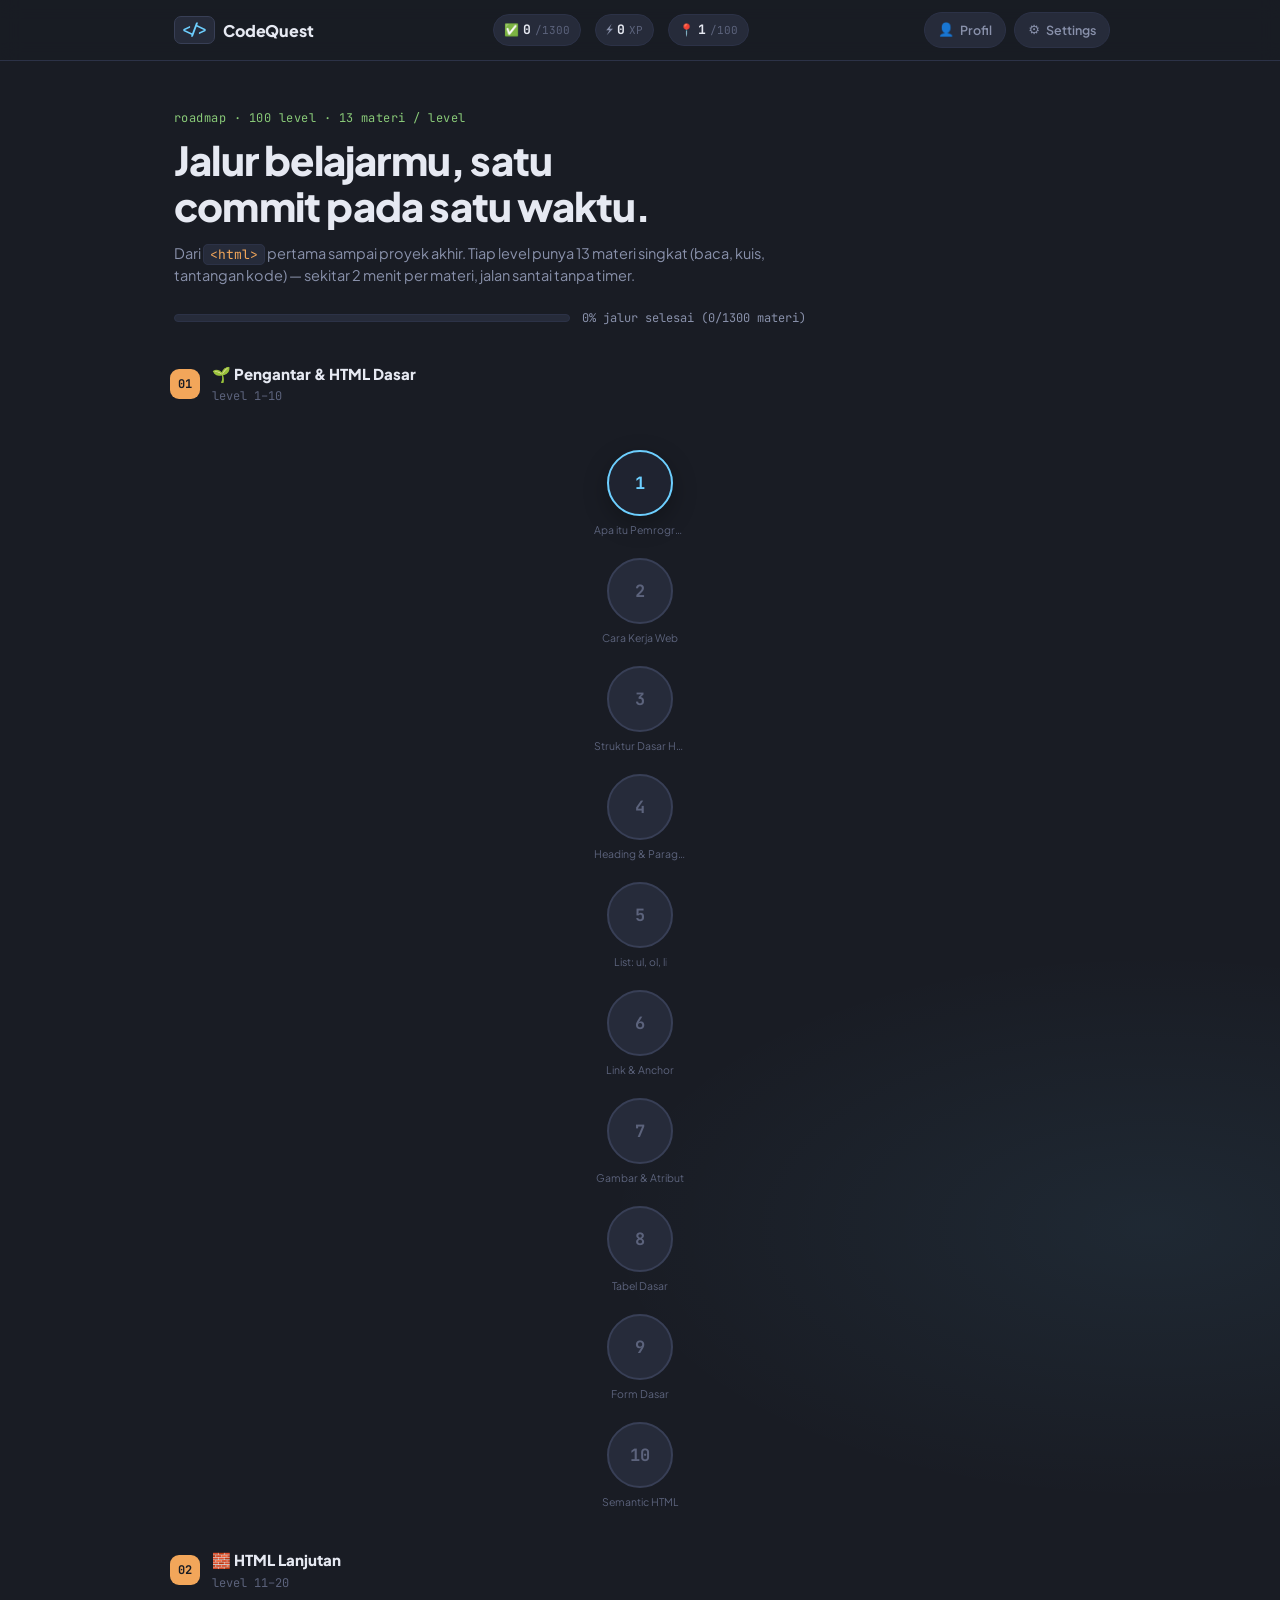
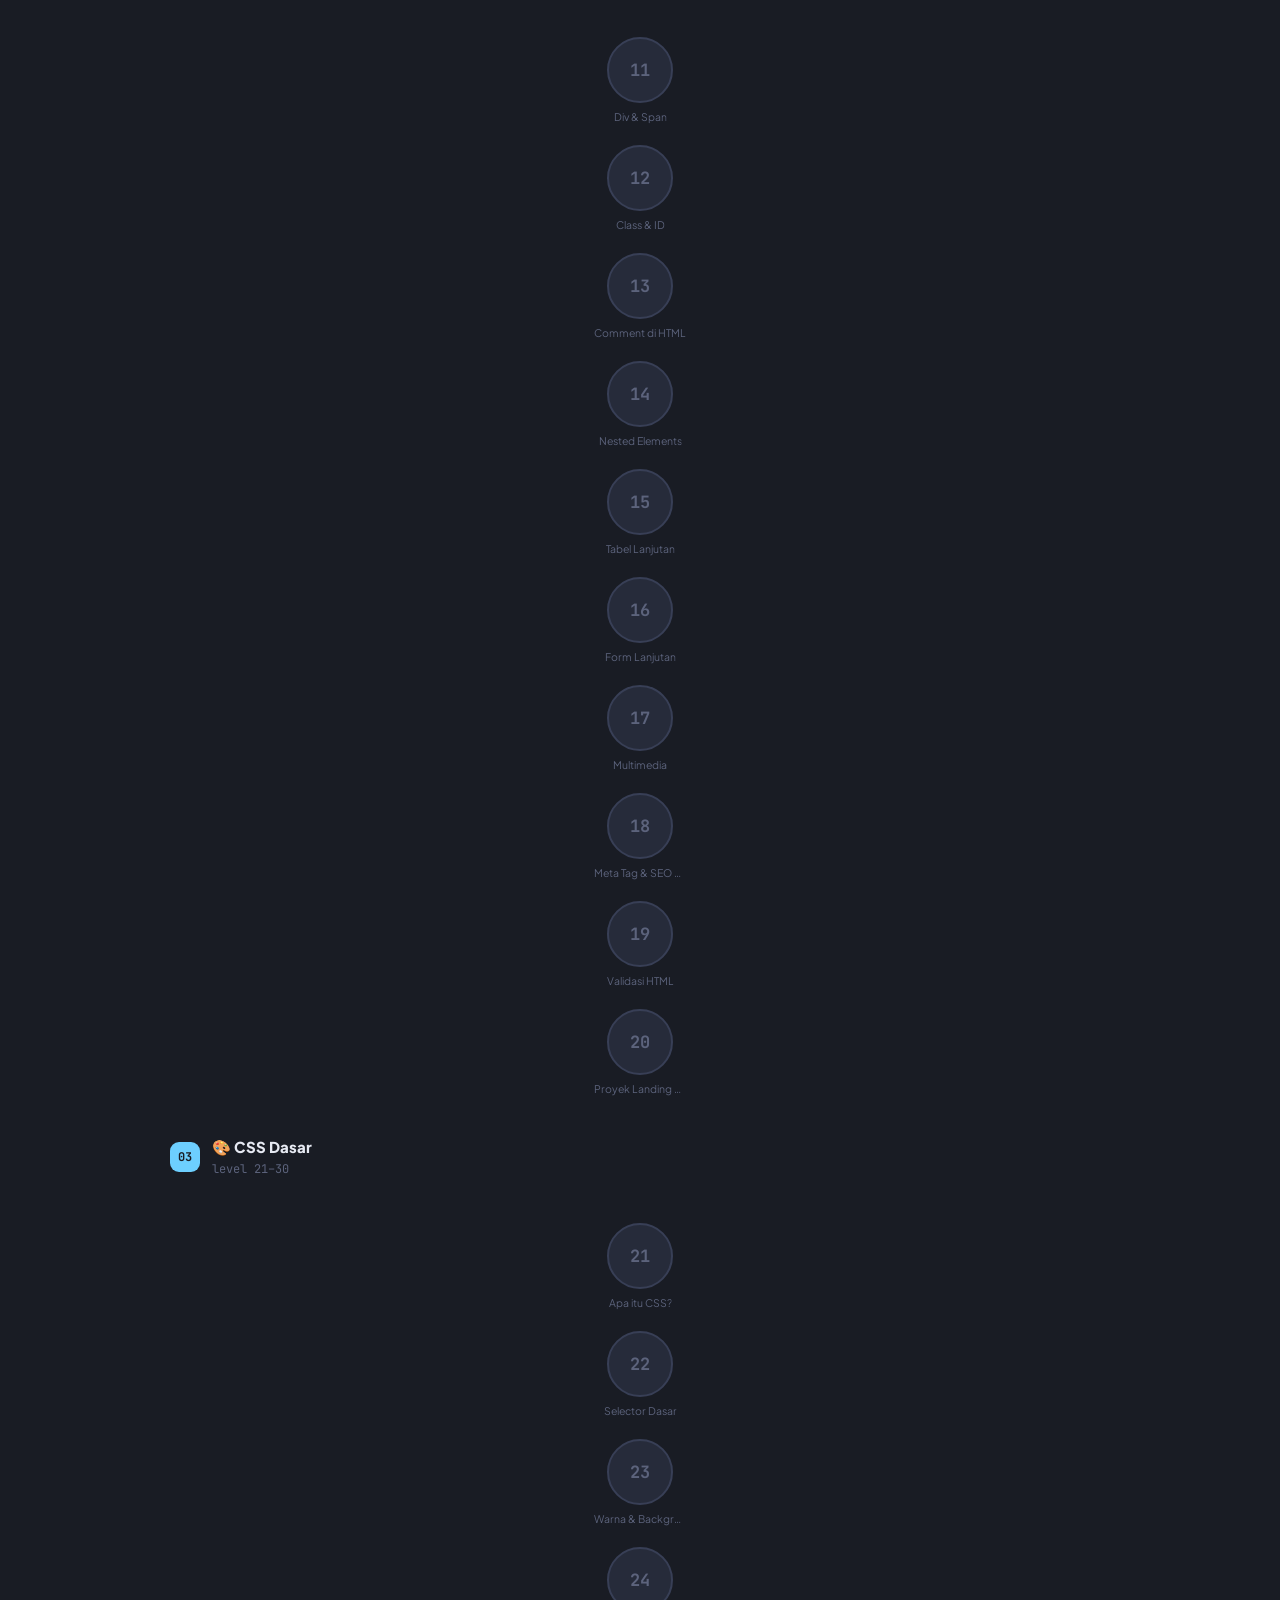
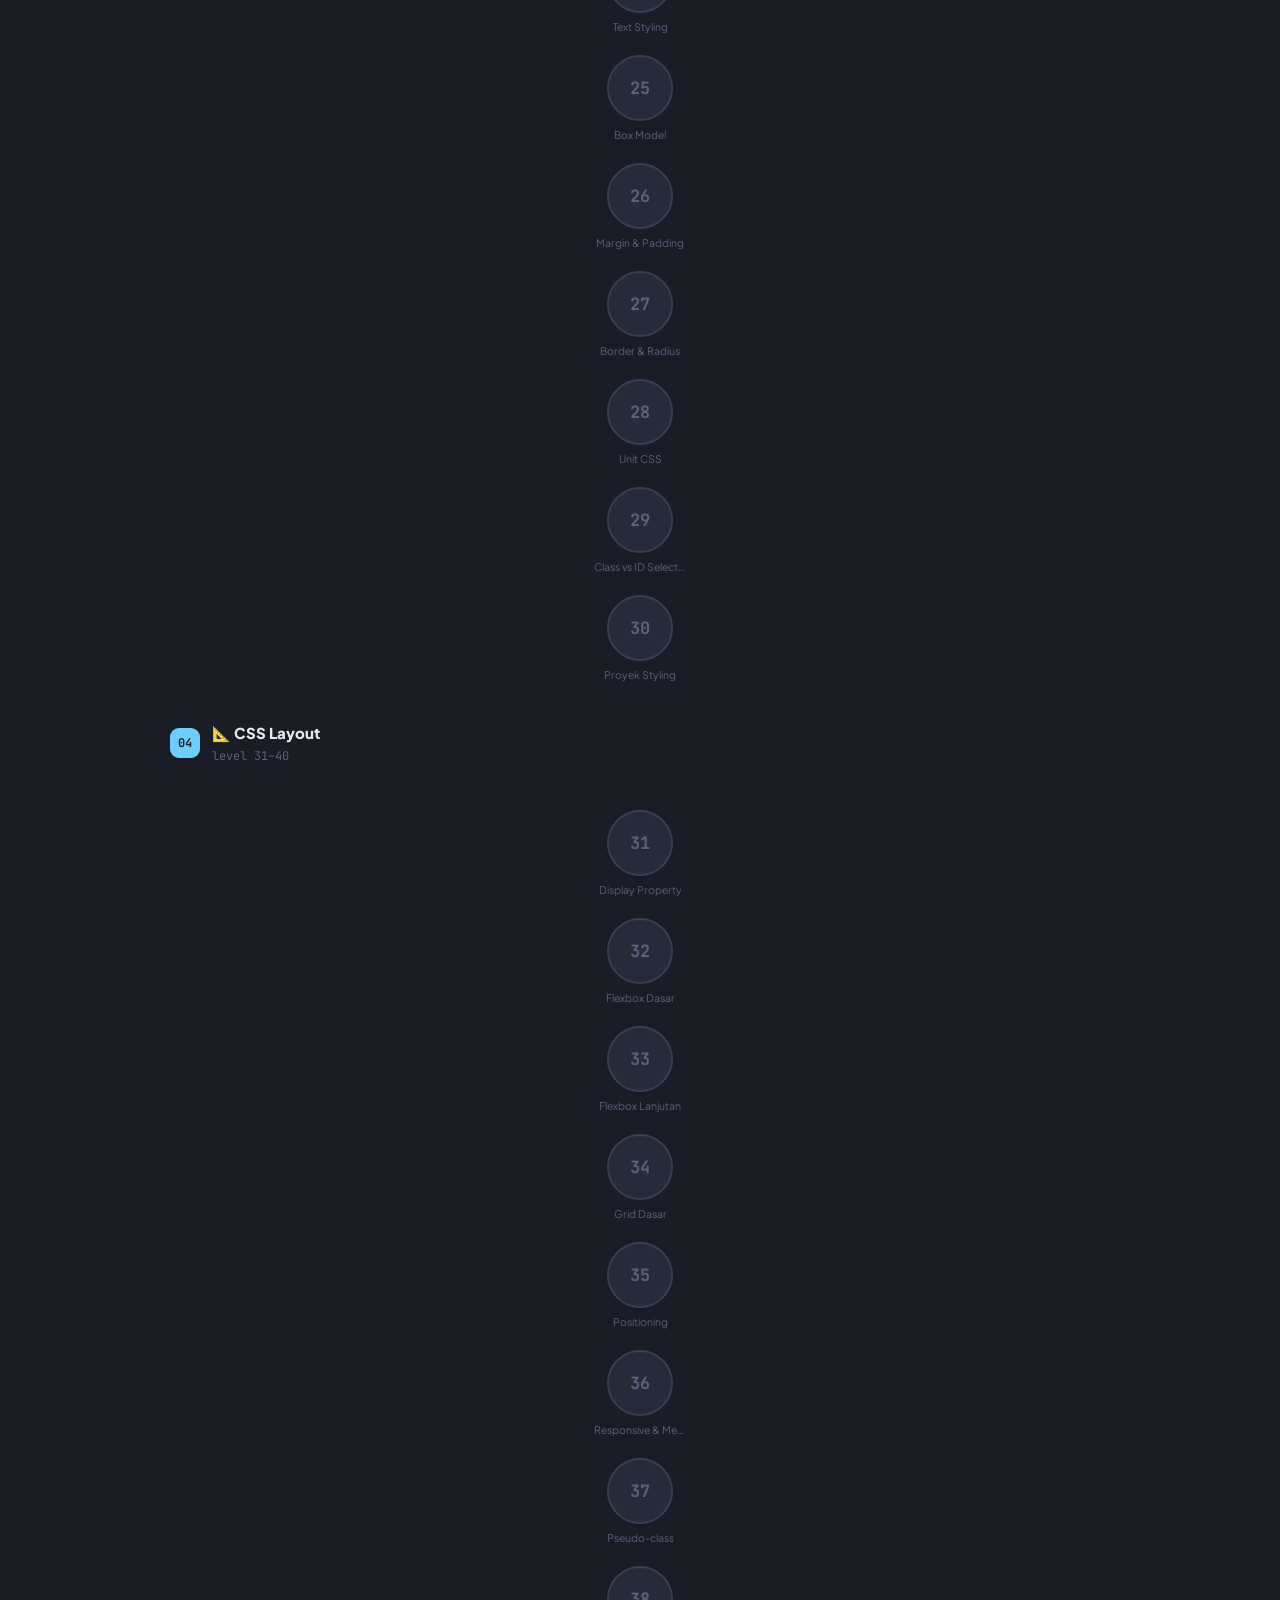
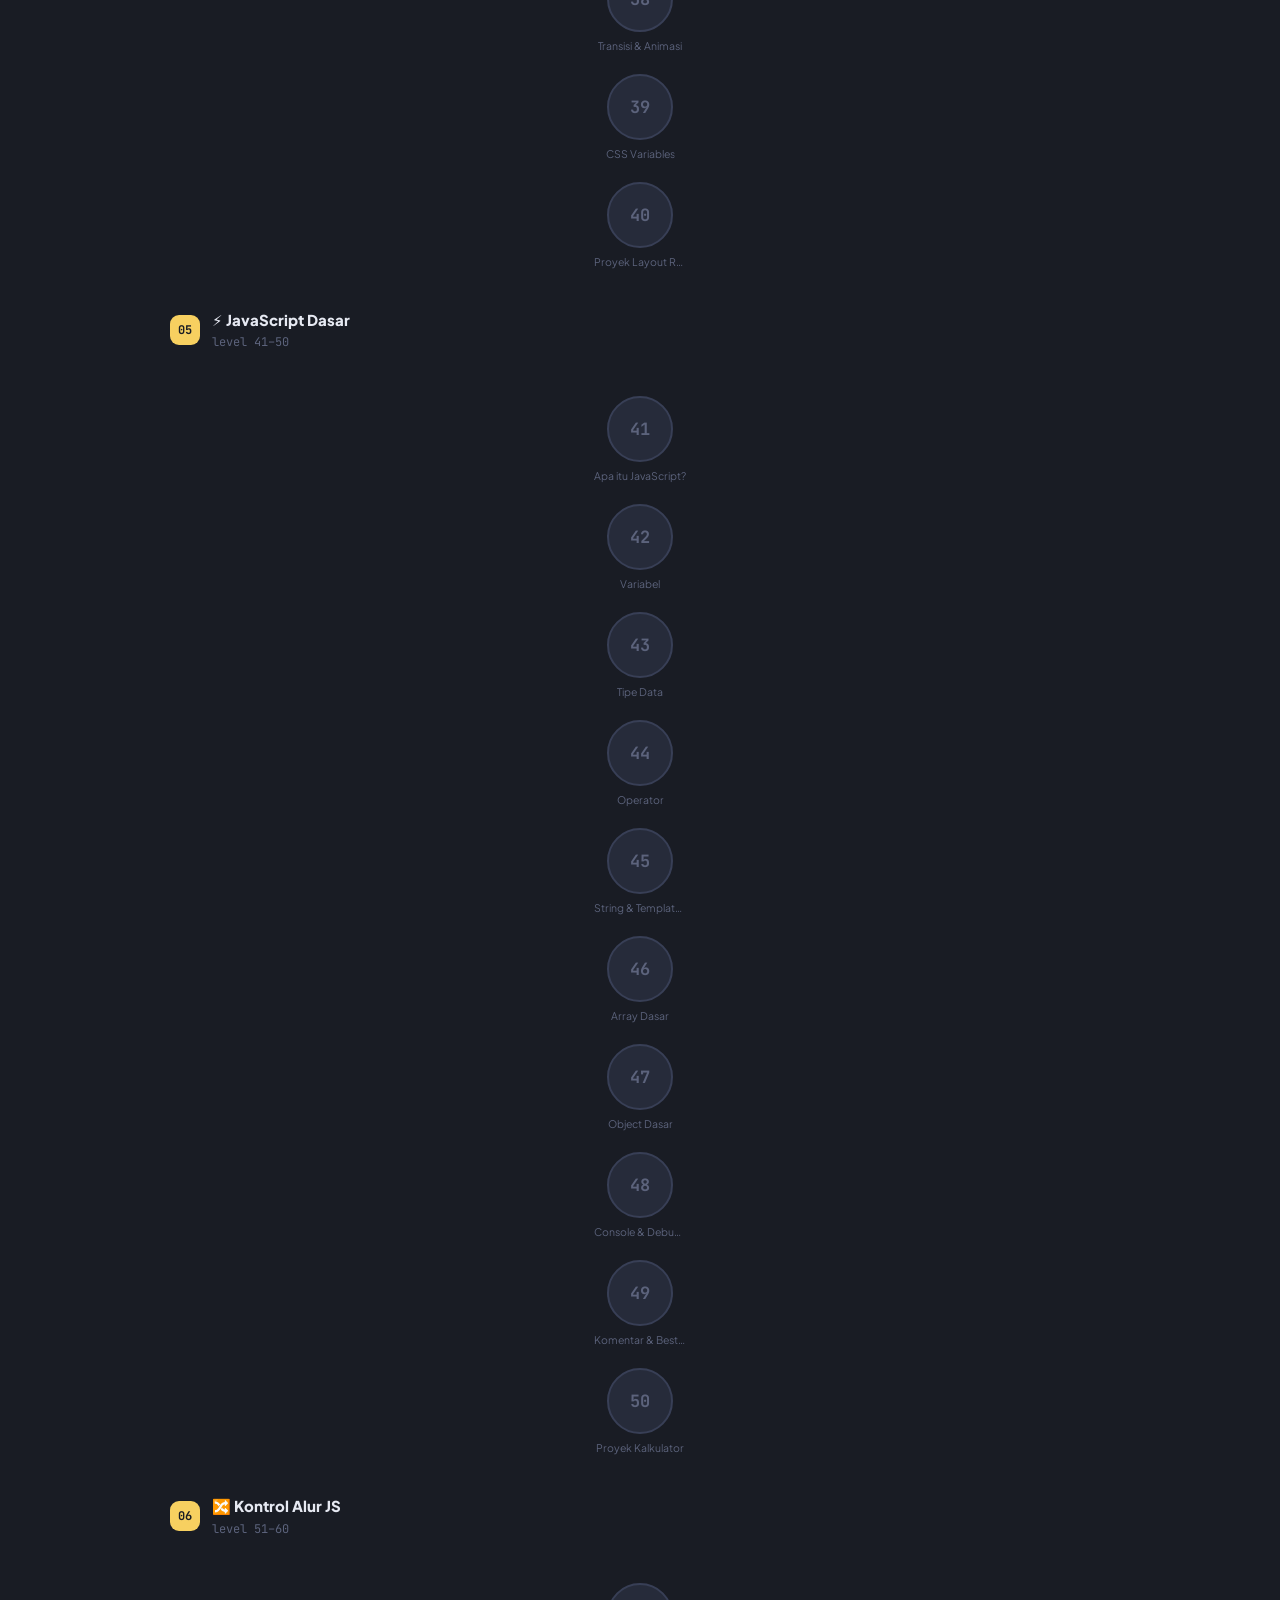
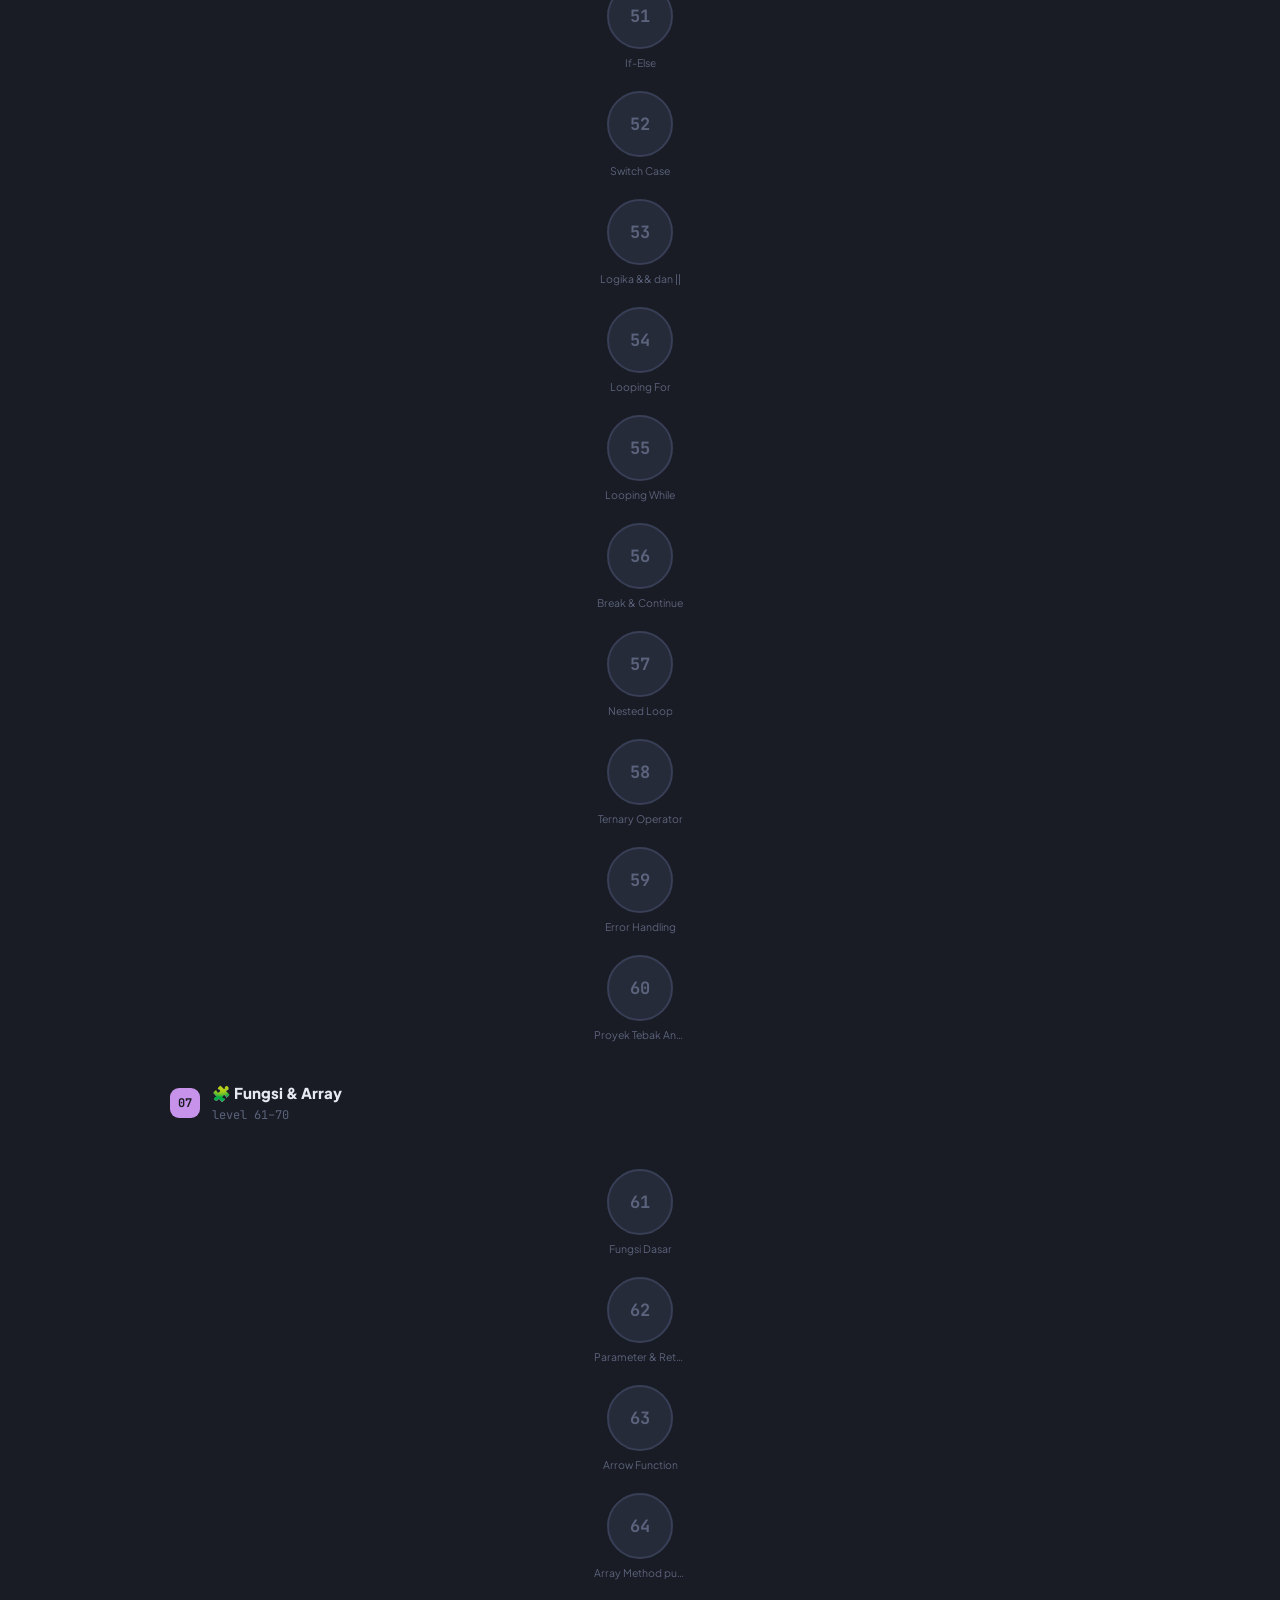
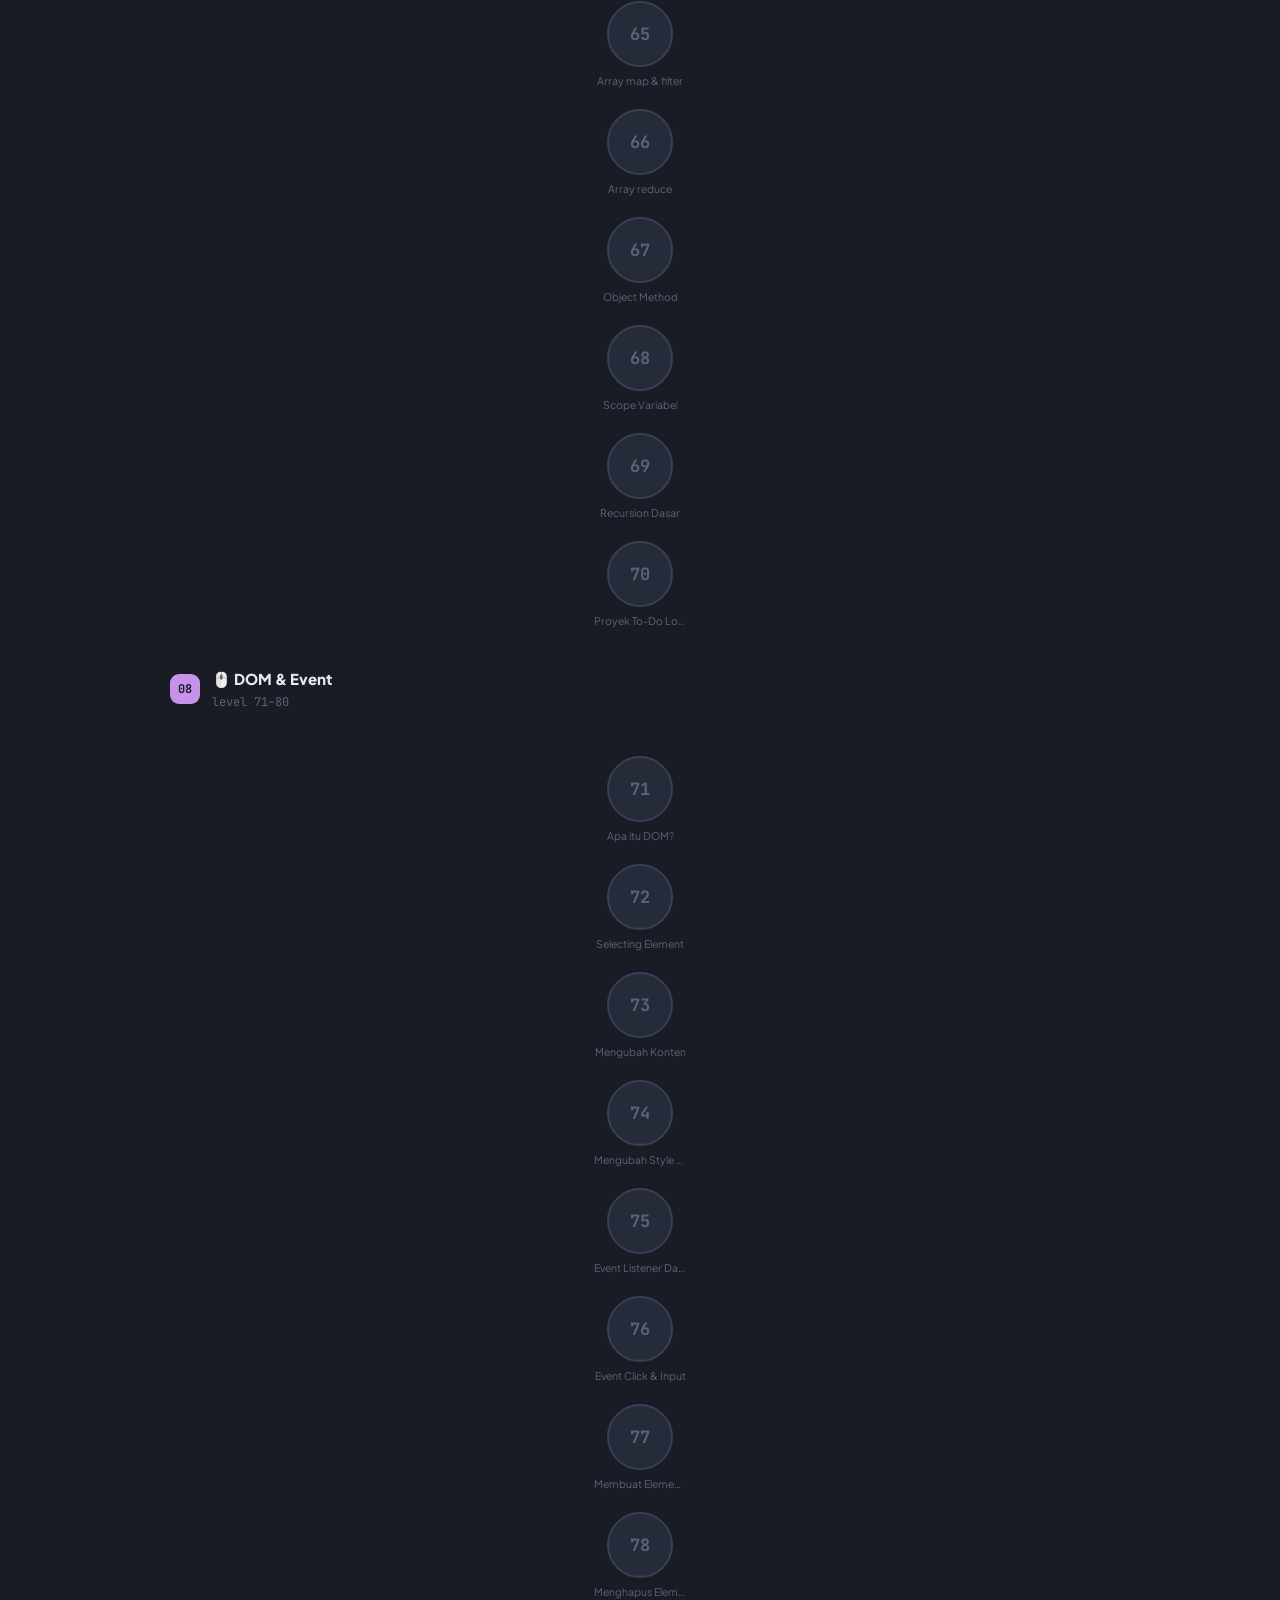
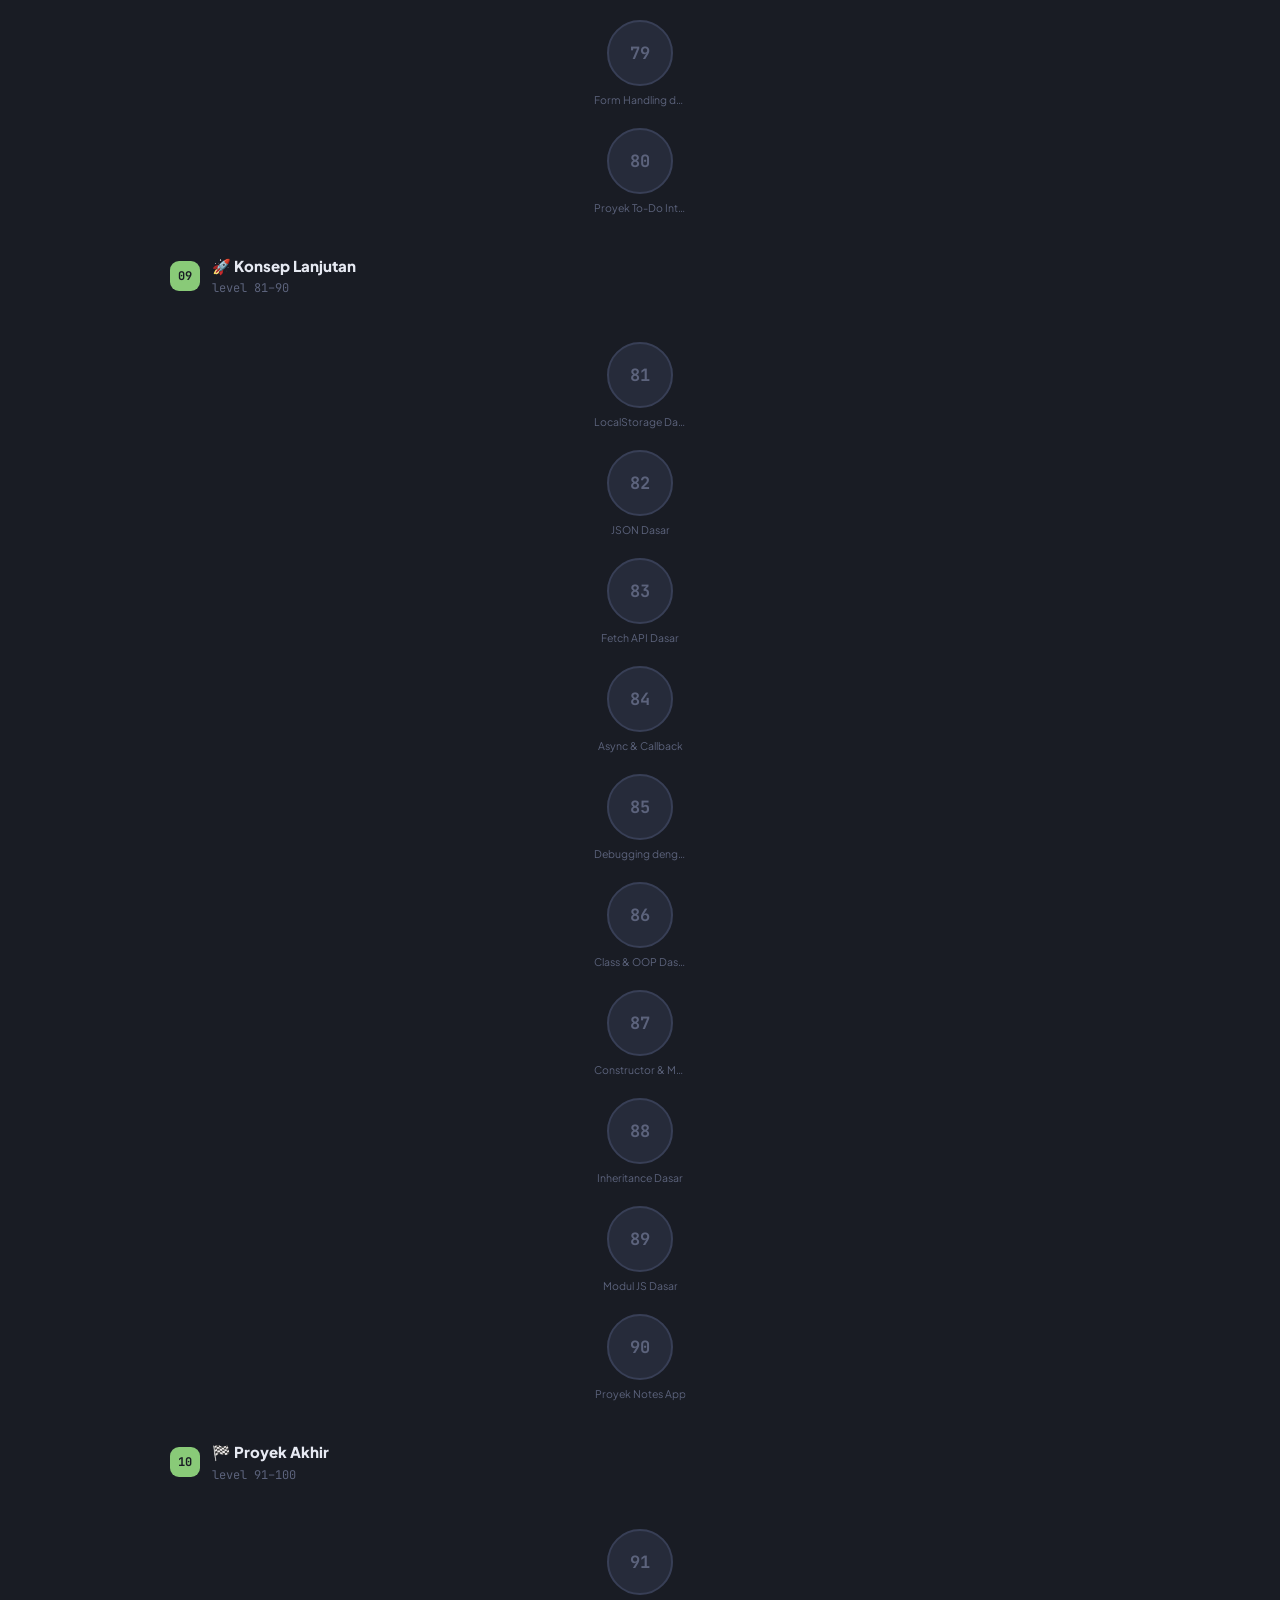
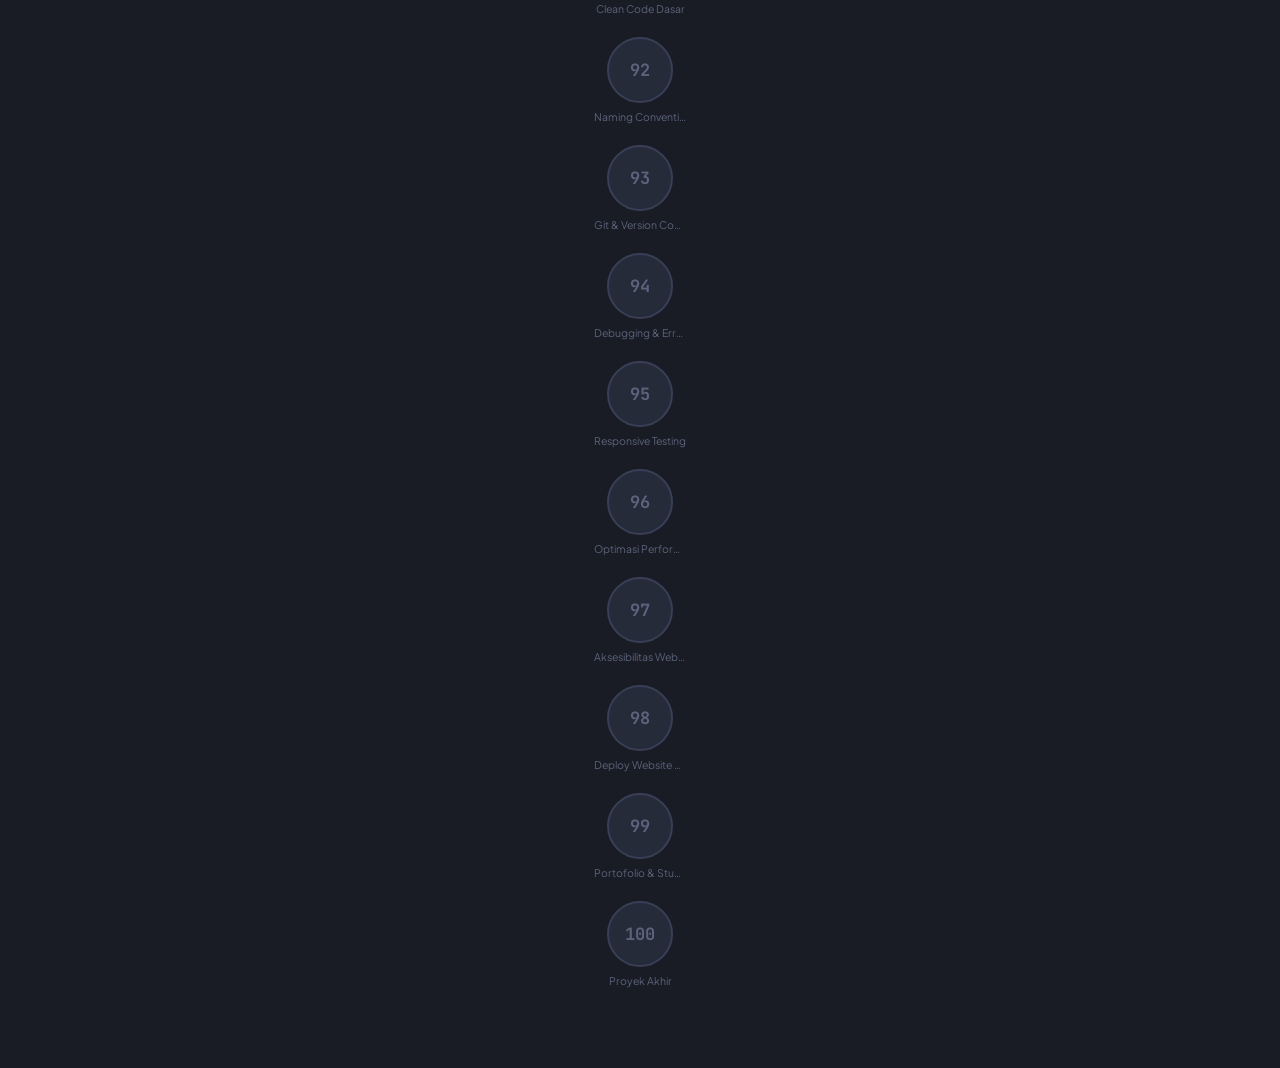
<file: index.html>
<!DOCTYPE html>
<html lang="id">
<head>
<meta charset="UTF-8">
<meta name="viewport" content="width=device-width, initial-scale=1.0">
<title>CodeQuest — Roadmap Belajar Coding</title>
<link rel="preconnect" href="https://fonts.googleapis.com">
<link rel="preconnect" href="https://fonts.gstatic.com" crossorigin>
<link href="https://fonts.googleapis.com/css2?family=JetBrains+Mono:wght@400;500;600;700&family=Plus+Jakarta+Sans:wght@400;500;600;700;800&display=swap" rel="stylesheet">
<link rel="stylesheet" href="style.css">
</head>
<body>

<!-- ===================== TOP BAR ===================== -->
<header class="topbar">
  <div class="topbar-inner">
    <button class="brand" id="btn-home" type="button">
      <span class="brand-mark">&lt;/&gt;</span>
      <span class="brand-name">CodeQuest</span>
    </button>
    <a class="greeting" id="greeting" href="profile.html" title="Buka profil"></a>
    <div class="topbar-stats">
      <div class="stat" title="Total materi selesai">
        <span class="stat-icon">✅</span>
        <span id="stat-materi">0</span><span class="stat-suffix">/1300</span>
      </div>
      <div class="stat" title="XP terkumpul">
        <span class="stat-icon">⚡</span>
        <span id="stat-xp">0</span><span class="stat-suffix">XP</span>
      </div>
      <div class="stat" title="Level saat ini">
        <span class="stat-icon">📍</span>
        <span id="stat-level">1</span><span class="stat-suffix">/100</span>
      </div>
    </div>
    <nav class="page-nav">
      <a class="btn-settings" href="profile.html" title="Profil">
        <span class="btn-settings-icon">👤</span><span class="btn-settings-label">Profil</span>
      </a>
      <a class="btn-settings" href="settings.html" title="Pengaturan">
        <span class="btn-settings-icon">⚙️</span><span class="btn-settings-label">Settings</span>
      </a>
    </nav>
  </div>
</header>

<!-- ===================== ROADMAP VIEW ===================== -->
<main id="roadmap-view" class="view">
  <section class="hero">
    <p class="hero-eyebrow">roadmap · 100 level · 13 materi / level</p>
    <h1 class="hero-title">Jalur belajarmu, satu commit&nbsp;pada&nbsp;satu&nbsp;waktu.</h1>
    <p class="hero-sub">Dari <code>&lt;html&gt;</code> pertama sampai proyek akhir. Tiap level punya 13 materi singkat (baca, kuis, tantangan kode) — sekitar 2 menit per materi, jalan santai tanpa timer.</p>
    <div class="hero-progress">
      <div class="hero-progress-track"><div class="hero-progress-fill" id="hero-progress-fill"></div></div>
      <span id="hero-progress-label">0% jalur selesai</span>
    </div>
  </section>

  <div class="roadmap-wrap" id="roadmap-wrap">
    <!-- world groups + snake path di-render lewat JS -->
  </div>
</main>

<!-- ===================== LEVEL VIEW ===================== -->
<main id="level-view" class="view view-hidden">
  <div class="level-header">
    <button class="btn-back" id="btn-back" type="button">← Kembali ke roadmap</button>
    <div class="level-header-meta">
      <span class="level-world-tag" id="level-world-tag">World</span>
      <h2 id="level-title">Judul Level</h2>
    </div>
    <div class="level-progress">
      <div class="level-progress-track"><div class="level-progress-fill" id="level-progress-fill"></div></div>
      <span id="level-progress-label">0/13 materi</span>
    </div>
  </div>

  <div class="level-body">
    <nav class="materi-rail" id="materi-rail" aria-label="Daftar materi"></nav>

    <section class="materi-panel" id="materi-panel">
      <!-- konten materi aktif di-render lewat JS -->
    </section>
  </div>
</main>

<!-- ===================== LEVEL COMPLETE OVERLAY ===================== -->
<div class="overlay-hidden" id="complete-overlay">
  <div class="complete-card">
    <div class="complete-emoji">🎉</div>
    <h3>Level selesai!</h3>
    <p id="complete-text">Kamu menyelesaikan semua 13 materi di level ini.</p>
    <div class="complete-actions">
      <button class="btn-secondary" id="btn-complete-roadmap" type="button">Lihat roadmap</button>
      <button class="btn-primary" id="btn-complete-next" type="button">Lanjut level berikutnya →</button>
    </div>
  </div>
</div>

<script src="data.js"></script>
<script src="common.js"></script>
<script src="script.js"></script>
</body>
</html>
</file>
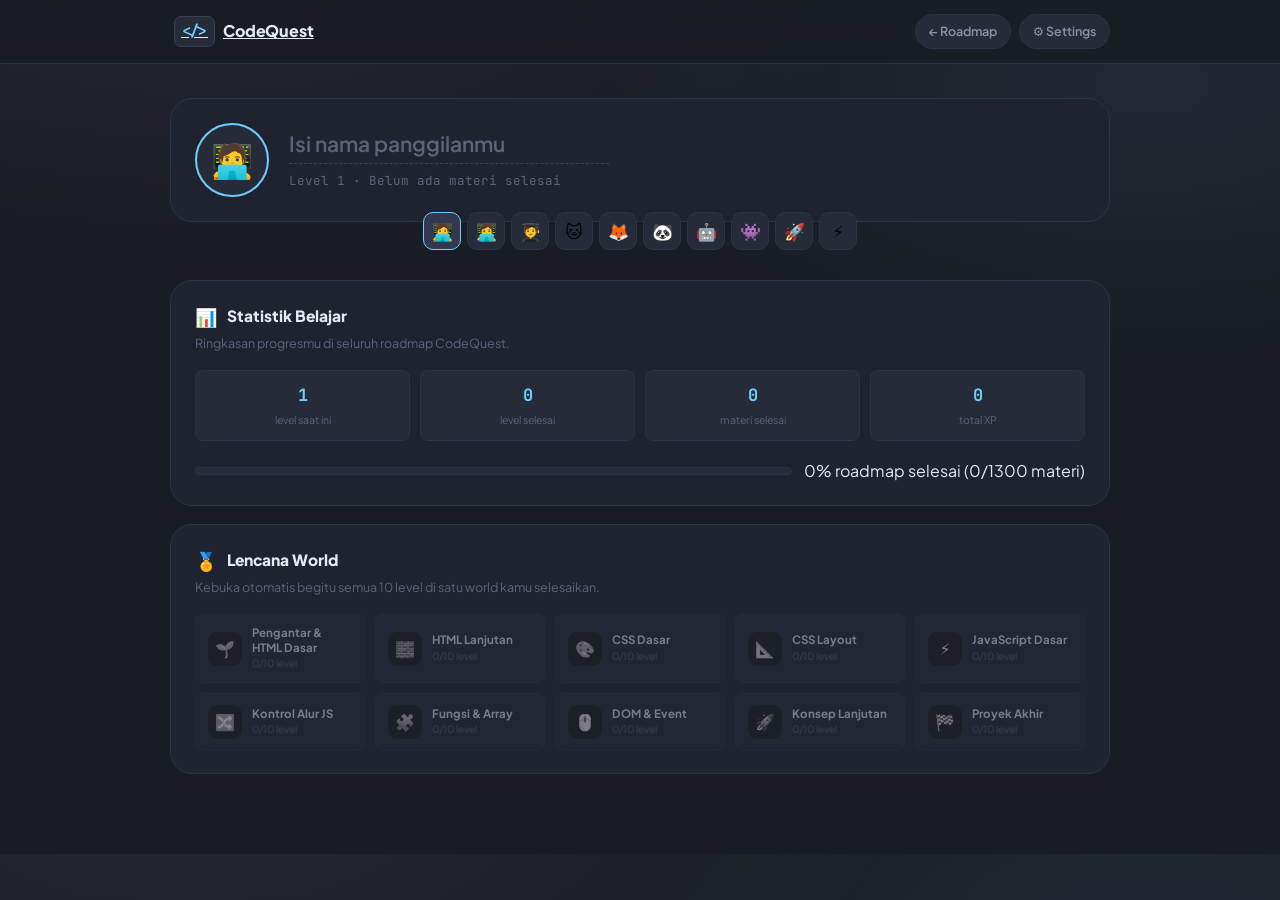
<file: profile.html>
<!DOCTYPE html>
<html lang="id">
<head>
<meta charset="UTF-8">
<meta name="viewport" content="width=device-width, initial-scale=1.0">
<title>Profil — CodeQuest</title>
<link rel="preconnect" href="https://fonts.googleapis.com">
<link rel="preconnect" href="https://fonts.gstatic.com" crossorigin>
<link href="https://fonts.googleapis.com/css2?family=JetBrains+Mono:wght@400;500;600;700&family=Plus+Jakarta+Sans:wght@400;500;600;700;800&display=swap" rel="stylesheet">
<link rel="stylesheet" href="style.css">
</head>
<body>

<!-- ===================== TOP BAR ===================== -->
<header class="topbar">
  <div class="topbar-inner">
    <a class="brand" href="index.html">
      <span class="brand-mark">&lt;/&gt;</span>
      <span class="brand-name">CodeQuest</span>
    </a>
    <nav class="page-nav">
      <a class="btn-settings" href="index.html">← Roadmap</a>
      <a class="btn-settings" href="settings.html">⚙️ Settings</a>
    </nav>
  </div>
</header>

<main class="view">

  <!-- ===== PROFILE CARD ===== -->
  <section class="profile-card">
    <button class="profile-avatar" id="profile-avatar" type="button" title="Ganti avatar">🧑‍💻</button>
    <div class="profile-info">
      <input type="text" class="profile-name-input" id="input-username" placeholder="Isi nama panggilanmu" maxlength="24">
      <p class="profile-sub" id="profile-sub">Level 1 · Belum ada materi selesai</p>
    </div>
  </section>

  <div class="avatar-row" id="avatar-row" style="justify-content:center; margin: -10px 0 30px;"></div>

  <!-- ===== STATS ===== -->
  <section class="settings-section">
    <div class="settings-section-head">
      <span class="settings-section-icon">📊</span>
      <h2>Statistik Belajar</h2>
    </div>
    <p class="settings-section-desc">Ringkasan progresmu di seluruh roadmap CodeQuest.</p>

    <div class="stat-mini-grid">
      <div class="stat-mini">
        <div class="stat-mini-val" id="sum-level">1</div>
        <div class="stat-mini-label">level saat ini</div>
      </div>
      <div class="stat-mini">
        <div class="stat-mini-val" id="sum-levels-done">0</div>
        <div class="stat-mini-label">level selesai</div>
      </div>
      <div class="stat-mini">
        <div class="stat-mini-val" id="sum-materi">0</div>
        <div class="stat-mini-label">materi selesai</div>
      </div>
      <div class="stat-mini">
        <div class="stat-mini-val" id="sum-xp">0</div>
        <div class="stat-mini-label">total XP</div>
      </div>
    </div>

    <div class="hero-progress" style="margin-top:4px;">
      <div class="hero-progress-track"><div class="hero-progress-fill" id="profile-progress-fill"></div></div>
      <span id="profile-progress-label">0% roadmap selesai</span>
    </div>
  </section>

  <!-- ===== BADGES ===== -->
  <section class="settings-section" style="margin-top:18px;">
    <div class="settings-section-head">
      <span class="settings-section-icon">🏅</span>
      <h2>Lencana World</h2>
    </div>
    <p class="settings-section-desc">Kebuka otomatis begitu semua 10 level di satu world kamu selesaikan.</p>
    <div class="badge-grid" id="badge-grid"></div>
  </section>

</main>

<div class="toast" id="toast">Tersimpan ✓</div>

<script src="data.js"></script>
<script src="common.js"></script>
<script src="profile.js"></script>
</body>
</html>
</file>
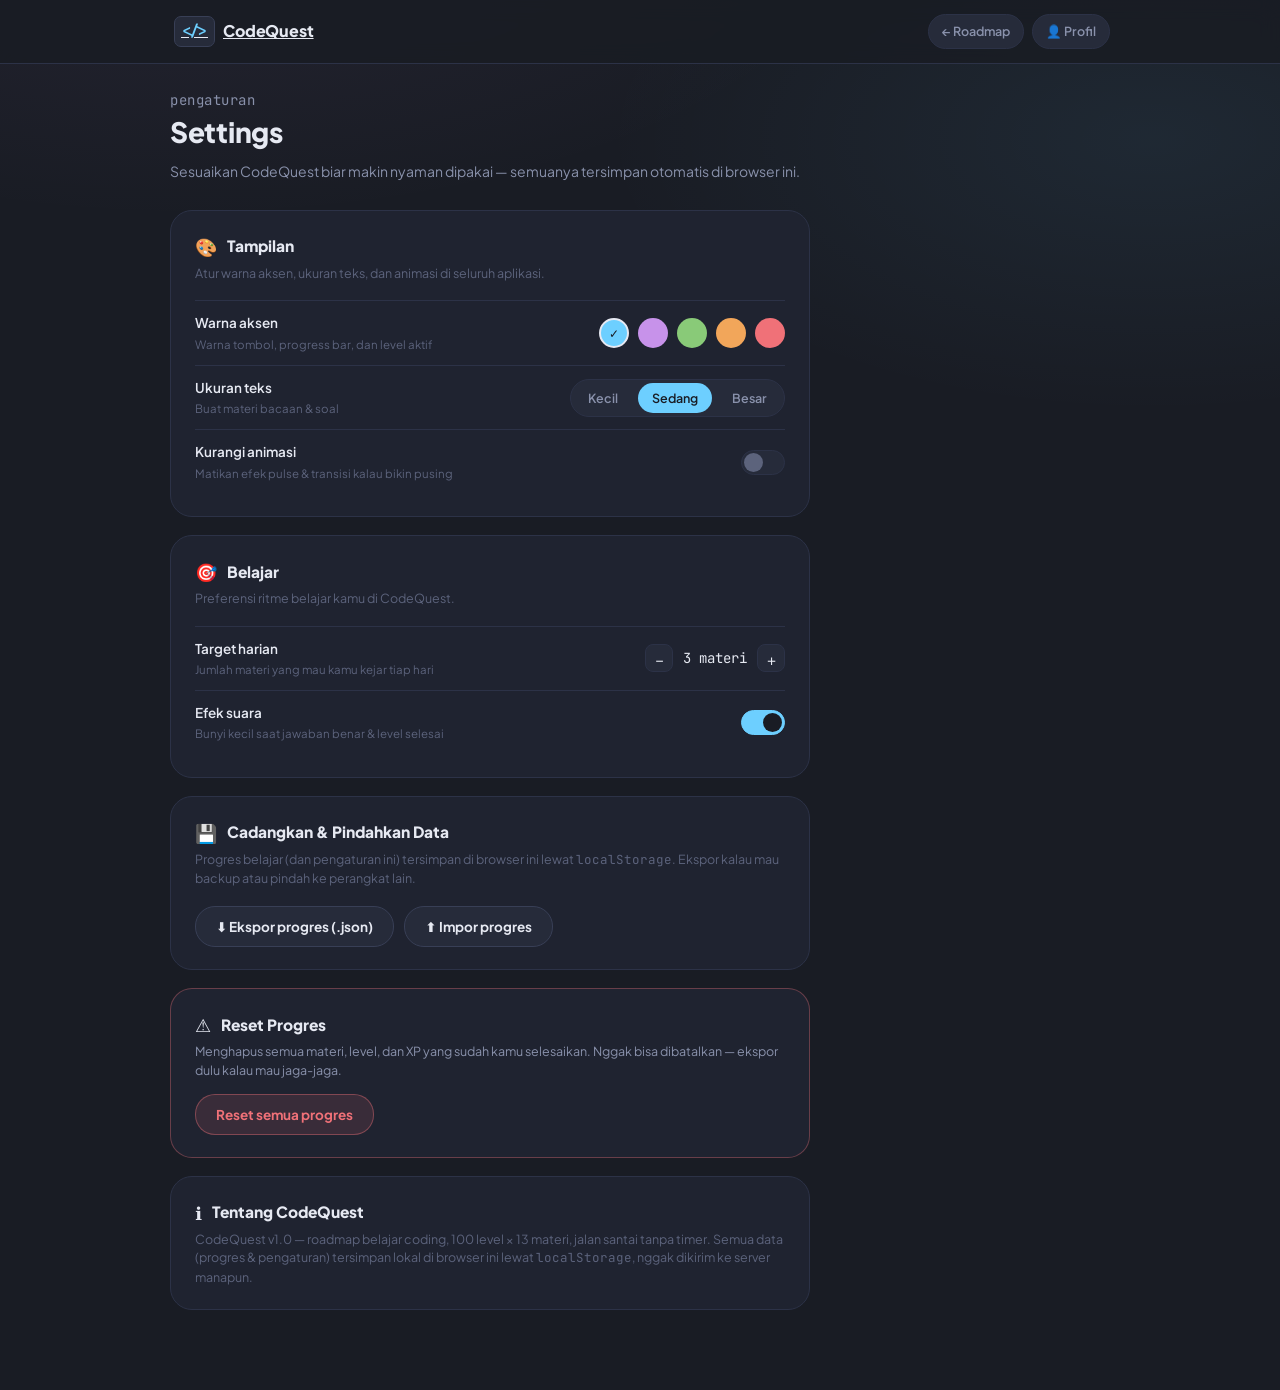
<file: settings.html>
<!DOCTYPE html>
<html lang="id">
<head>
<meta charset="UTF-8">
<meta name="viewport" content="width=device-width, initial-scale=1.0">
<title>Settings — CodeQuest</title>
<link rel="preconnect" href="https://fonts.googleapis.com">
<link rel="preconnect" href="https://fonts.gstatic.com" crossorigin>
<link href="https://fonts.googleapis.com/css2?family=JetBrains+Mono:wght@400;500;600;700&family=Plus+Jakarta+Sans:wght@400;500;600;700;800&display=swap" rel="stylesheet">
<link rel="stylesheet" href="style.css">
</head>
<body>

<!-- ===================== TOP BAR ===================== -->
<header class="topbar">
  <div class="topbar-inner">
    <a class="brand" href="index.html">
      <span class="brand-mark">&lt;/&gt;</span>
      <span class="brand-name">CodeQuest</span>
    </a>
    <nav class="page-nav">
      <a class="btn-settings" href="index.html">← Roadmap</a>
      <a class="btn-settings" href="profile.html">👤 Profil</a>
    </nav>
  </div>
</header>

<main class="view">
  <div class="settings-header">
    <p class="settings-eyebrow">pengaturan</p>
    <h1>Settings</h1>
    <p>Sesuaikan CodeQuest biar makin nyaman dipakai — semuanya tersimpan otomatis di browser ini.</p>
  </div>

  <div class="settings-grid">

    <!-- ===== TAMPILAN ===== -->
    <section class="settings-section">
      <div class="settings-section-head">
        <span class="settings-section-icon">🎨</span>
        <h2>Tampilan</h2>
      </div>
      <p class="settings-section-desc">Atur warna aksen, ukuran teks, dan animasi di seluruh aplikasi.</p>

      <div class="field-row">
        <div>
          <div class="field-label">Warna aksen</div>
          <div class="field-hint">Warna tombol, progress bar, dan level aktif</div>
        </div>
        <div class="swatch-row" id="swatch-row"></div>
      </div>

      <div class="field-row">
        <div>
          <div class="field-label">Ukuran teks</div>
          <div class="field-hint">Buat materi bacaan &amp; soal</div>
        </div>
        <div class="pill-group" id="fontsize-group">
          <button class="pill-opt" data-val="sm" type="button">Kecil</button>
          <button class="pill-opt" data-val="md" type="button">Sedang</button>
          <button class="pill-opt" data-val="lg" type="button">Besar</button>
        </div>
      </div>

      <div class="field-row">
        <div>
          <div class="field-label">Kurangi animasi</div>
          <div class="field-hint">Matikan efek pulse &amp; transisi kalau bikin pusing</div>
        </div>
        <label class="toggle">
          <input type="checkbox" id="toggle-motion">
          <span class="toggle-track"></span>
        </label>
      </div>
    </section>

    <!-- ===== BELAJAR ===== -->
    <section class="settings-section">
      <div class="settings-section-head">
        <span class="settings-section-icon">🎯</span>
        <h2>Belajar</h2>
      </div>
      <p class="settings-section-desc">Preferensi ritme belajar kamu di CodeQuest.</p>

      <div class="field-row">
        <div>
          <div class="field-label">Target harian</div>
          <div class="field-hint">Jumlah materi yang mau kamu kejar tiap hari</div>
        </div>
        <div class="stepper">
          <button class="stepper-btn" id="goal-minus" type="button">−</button>
          <span class="stepper-val" id="goal-val">3 materi</span>
          <button class="stepper-btn" id="goal-plus" type="button">+</button>
        </div>
      </div>

      <div class="field-row">
        <div>
          <div class="field-label">Efek suara</div>
          <div class="field-hint">Bunyi kecil saat jawaban benar &amp; level selesai</div>
        </div>
        <label class="toggle">
          <input type="checkbox" id="toggle-sound">
          <span class="toggle-track"></span>
        </label>
      </div>
    </section>

    <!-- ===== DATA ===== -->
    <section class="settings-section">
      <div class="settings-section-head">
        <span class="settings-section-icon">💾</span>
        <h2>Cadangkan &amp; Pindahkan Data</h2>
      </div>
      <p class="settings-section-desc">Progres belajar (dan pengaturan ini) tersimpan di browser ini lewat <code class="mono">localStorage</code>. Ekspor kalau mau backup atau pindah ke perangkat lain.</p>

      <div class="settings-actions-row">
        <button class="btn-secondary" id="btn-export" type="button">⬇️ Ekspor progres (.json)</button>
        <button class="btn-secondary" id="btn-import" type="button">⬆️ Impor progres</button>
        <input type="file" id="import-file-input" accept="application/json">
      </div>
    </section>

    <!-- ===== DANGER ZONE ===== -->
    <section class="settings-section danger">
      <div class="settings-section-head">
        <span class="settings-section-icon">⚠️</span>
        <h2>Reset Progres</h2>
      </div>
      <p class="danger-text">Menghapus semua materi, level, dan XP yang sudah kamu selesaikan. Nggak bisa dibatalkan — ekspor dulu kalau mau jaga-jaga.</p>
      <button class="btn-danger" id="btn-reset-progress" type="button">Reset semua progres</button>
    </section>

    <!-- ===== TENTANG ===== -->
    <section class="settings-section">
      <div class="settings-section-head">
        <span class="settings-section-icon">ℹ️</span>
        <h2>Tentang CodeQuest</h2>
      </div>
      <p class="settings-section-desc" style="margin-bottom:0;">
        CodeQuest v1.0 — roadmap belajar coding, 100 level × 13 materi, jalan santai tanpa timer.
        Semua data (progres &amp; pengaturan) tersimpan lokal di browser ini lewat <code class="mono">localStorage</code>, nggak dikirim ke server manapun.
      </p>
    </section>

  </div>
</main>

<div class="toast" id="toast">Tersimpan ✓</div>

<script src="data.js"></script>
<script src="common.js"></script>
<script src="settings.js"></script>
</body>
</html>
</file>
<file: style.css>
/* =========================================================
   CodeQuest — Stylesheet
   Tema: editor kode gelap (One-Dark inspired), path roadmap
   digambar seperti jejak commit / trace sirkuit yang berkelok.
   ========================================================= */

:root {
  --bg: #191c24;
  --bg-soft: #1f2330;
  --surface: #262b3a;
  --surface-hover: #2e3547;
  --surface-raised: #313850;
  --border: #383f56;
  --border-soft: #2c3247;

  --text: #e6e9f2;
  --text-muted: #8991ab;
  --text-faint: #5c637c;

  --purple: #c792ea;
  --green: #89ca78;
  --blue: #6dcfff;
  --orange: #f2a65a;
  --yellow: #f7d060;
  --red: #f07178;

  --font-display: "JetBrains Mono", ui-monospace, monospace;
  --font-body: "Plus Jakarta Sans", system-ui, sans-serif;

  --accent: #6dcfff; /* diatur ulang oleh Settings > Tampilan */
  --body-fs: 14.5px;

  --radius-sm: 8px;
  --radius-md: 14px;
  --radius-lg: 22px;

  --shadow-card: 0 8px 24px rgba(0,0,0,0.28);
  --node-size: 66px;
  --row-height: 108px;
}

* { box-sizing: border-box; }

html { scroll-behavior: smooth; }

body {
  margin: 0;
  background:
    radial-gradient(1200px 600px at 15% -10%, rgba(199,146,234,0.08), transparent 60%),
    radial-gradient(1000px 500px at 90% 10%, rgba(109,207,255,0.07), transparent 55%),
    var(--bg);
  color: var(--text);
  font-family: var(--font-body);
  line-height: 1.5;
  -webkit-font-smoothing: antialiased;
}

code, .mono { font-family: var(--font-display); }

a { color: inherit; }

button {
  font-family: inherit;
  cursor: pointer;
}

:focus-visible {
  outline: 2px solid var(--blue);
  outline-offset: 2px;
  border-radius: 6px;
}

@media (prefers-reduced-motion: reduce) {
  *, *::before, *::after {
    animation-duration: 0.001ms !important;
    animation-iteration-count: 1 !important;
    transition-duration: 0.001ms !important;
    scroll-behavior: auto !important;
  }
}

/* Sama seperti media query di atas, tapi dipicu manual lewat Settings > Kurangi animasi */
html.reduce-motion *, html.reduce-motion *::before, html.reduce-motion *::after {
  animation-duration: 0.001ms !important;
  animation-iteration-count: 1 !important;
  transition-duration: 0.001ms !important;
  scroll-behavior: auto !important;
}

/* Ukuran teks, diatur lewat Settings > Tampilan */
body.fs-sm { --body-fs: 13px; }
body.fs-md { --body-fs: 14.5px; }
body.fs-lg { --body-fs: 16.5px; }

/* ===================== TOP BAR ===================== */

.topbar {
  position: sticky;
  top: 0;
  z-index: 40;
  background: rgba(25, 28, 36, 0.86);
  backdrop-filter: blur(10px);
  border-bottom: 1px solid var(--border-soft);
}

.topbar-inner {
  max-width: 980px;
  margin: 0 auto;
  padding: 12px 20px;
  display: flex;
  align-items: center;
  gap: 16px;
}

.brand {
  display: flex;
  align-items: center;
  gap: 8px;
  background: none;
  border: none;
  color: var(--text);
  padding: 4px;
}

.brand-mark {
  font-family: var(--font-display);
  font-weight: 700;
  color: var(--accent);
  font-size: 15px;
  background: var(--surface);
  border: 1px solid var(--border);
  border-radius: 7px;
  padding: 3px 6px;
}

.brand-name {
  font-weight: 800;
  font-size: 16px;
  letter-spacing: -0.01em;
}

.greeting {
  font-size: 13px;
  color: var(--text-muted);
  font-family: var(--font-display);
  white-space: nowrap;
  text-decoration: none;
}
.greeting:hover { color: var(--accent); }
.greeting:empty { display: none; }

.topbar-stats {
  display: flex;
  gap: 14px;
  margin-left: auto;
  flex-wrap: wrap;
}

.stat {
  display: flex;
  align-items: baseline;
  gap: 4px;
  font-family: var(--font-display);
  font-size: 13px;
  color: var(--text-muted);
  background: var(--surface);
  border: 1px solid var(--border-soft);
  padding: 5px 10px;
  border-radius: 20px;
}

.stat #stat-materi, .stat #stat-xp, .stat #stat-level {
  color: var(--text);
  font-weight: 700;
}

.stat-icon { font-size: 12px; }
.stat-suffix { color: var(--text-faint); font-size: 11px; }

.btn-reset {
  background: transparent;
  border: 1px solid var(--border);
  color: var(--text-faint);
  font-size: 12px;
  padding: 6px 12px;
  border-radius: 20px;
  transition: color .15s, border-color .15s;
}
.btn-reset:hover { color: var(--red); border-color: var(--red); }

.btn-settings {
  display: flex;
  align-items: center;
  gap: 6px;
  text-decoration: none;
  background: var(--surface);
  border: 1px solid var(--border-soft);
  color: var(--text-muted);
  font-size: 12.5px;
  font-weight: 600;
  padding: 7px 13px;
  border-radius: 20px;
  transition: color .15s, border-color .15s;
  flex-shrink: 0;
}
.btn-settings:hover { color: var(--accent); border-color: var(--accent); }
.btn-settings-icon { font-size: 13px; }

.page-nav { display: flex; gap: 8px; margin-left: auto; }

/* ===================== VIEWS ===================== */

.view { max-width: 980px; margin: 0 auto; padding: 0 20px 80px; }
.view-hidden { display: none; }

/* ===================== HERO ===================== */

.hero { padding: 48px 4px 28px; max-width: 640px; }

.hero-eyebrow {
  font-family: var(--font-display);
  font-size: 12px;
  color: var(--green);
  letter-spacing: 0.04em;
  margin: 0 0 10px;
}

.hero-title {
  font-size: clamp(28px, 4vw, 40px);
  line-height: 1.15;
  letter-spacing: -0.02em;
  margin: 0 0 14px;
  font-weight: 800;
}

.hero-sub {
  color: var(--text-muted);
  font-size: var(--body-fs);
  margin: 0 0 22px;
}
.hero-sub code {
  background: var(--surface);
  border: 1px solid var(--border-soft);
  padding: 1px 6px;
  border-radius: 5px;
  color: var(--orange);
  font-size: 13px;
}

.hero-progress { display: flex; align-items: center; gap: 12px; }
.hero-progress-track {
  flex: 1;
  height: 8px;
  background: var(--surface);
  border: 1px solid var(--border-soft);
  border-radius: 20px;
  overflow: hidden;
}
.hero-progress-fill {
  height: 100%;
  width: 0%;
  background: linear-gradient(90deg, var(--green), var(--accent));
  border-radius: 20px;
  transition: width .4s ease;
}
#hero-progress-label {
  font-family: var(--font-display);
  font-size: 12px;
  color: var(--text-muted);
  white-space: nowrap;
}

/* ===================== ROADMAP ===================== */

.roadmap-wrap { display: flex; flex-direction: column; gap: 6px; }

.world-banner {
  display: flex;
  align-items: center;
  gap: 12px;
  margin: 34px 0 18px;
}
.world-banner:first-child { margin-top: 8px; }

.world-banner-index {
  font-family: var(--font-display);
  font-size: 12px;
  color: var(--bg);
  background: var(--world-color, var(--purple));
  width: 30px; height: 30px;
  border-radius: 9px;
  display: flex; align-items: center; justify-content: center;
  font-weight: 700;
  flex-shrink: 0;
}
.world-banner-text { flex: 1; }
.world-banner-name { font-weight: 800; font-size: 15px; margin: 0; }
.world-banner-sub { margin: 2px 0 0; font-size: 12px; color: var(--text-faint); font-family: var(--font-display); }
.world-banner-line {
  flex: 1;
  height: 1px;
  background: linear-gradient(90deg, var(--border), transparent);
  display: none;
}

.world-track {
  position: relative;
  margin: 0 auto;
}

.world-track svg { position: absolute; top: 0; left: 0; width: 100%; height: 100%; z-index: 0; }

.node {
  position: absolute;
  width: var(--node-size);
  height: var(--node-size);
  transform: translate(-50%, -50%);
  z-index: 1;
}

.node-btn {
  width: 100%; height: 100%;
  border-radius: 50%;
  border: none;
  display: flex;
  align-items: center;
  justify-content: center;
  font-family: var(--font-display);
  font-weight: 700;
  font-size: 17px;
  position: relative;
  transition: transform .15s ease;
  box-shadow: var(--shadow-card);
}
.node-btn:hover { transform: scale(1.06); }
.node-btn:active { transform: scale(0.97); }

.node--locked .node-btn {
  background: var(--surface);
  border: 2px solid var(--border);
  color: var(--text-faint);
  cursor: not-allowed;
  box-shadow: none;
}
.node--locked .node-btn:hover { transform: none; }

.node--current .node-btn {
  background: var(--bg-soft);
  border: 2.5px solid var(--accent);
  color: var(--accent);
  animation: pulse-ring 2.4s ease-in-out infinite;
}

.node--completed .node-btn {
  background: var(--node-color, var(--green));
  color: var(--bg);
  border: 2px solid transparent;
}

.node-check {
  position: absolute;
  bottom: -3px;
  right: -3px;
  background: var(--green);
  color: var(--bg);
  width: 20px; height: 20px;
  border-radius: 50%;
  display: flex; align-items: center; justify-content: center;
  font-size: 11px;
  border: 2px solid var(--bg);
}

.node-label {
  position: absolute;
  top: calc(100% + 6px);
  left: 50%;
  transform: translateX(-50%);
  font-size: 10.5px;
  color: var(--text-faint);
  white-space: nowrap;
  max-width: 92px;
  overflow: hidden;
  text-overflow: ellipsis;
  text-align: center;
}

@keyframes pulse-ring {
  0%, 100% { box-shadow: 0 0 0 0 rgba(109,207,255,0.35); }
  50% { box-shadow: 0 0 0 8px rgba(109,207,255,0); }
}

/* ===================== LEVEL VIEW ===================== */

.level-header { padding-top: 26px; }

.btn-back {
  background: none;
  border: none;
  color: var(--text-muted);
  font-size: 13px;
  padding: 6px 0;
  margin-bottom: 14px;
}
.btn-back:hover { color: var(--blue); }

.level-header-meta { display: flex; align-items: baseline; gap: 10px; flex-wrap: wrap; }

.level-world-tag {
  font-family: var(--font-display);
  font-size: 11px;
  padding: 3px 9px;
  border-radius: 20px;
  background: var(--surface);
  border: 1px solid var(--border-soft);
  color: var(--world-color, var(--purple));
}

#level-title { font-size: 24px; margin: 0; font-weight: 800; letter-spacing: -0.01em; }

.level-progress { display: flex; align-items: center; gap: 10px; margin: 14px 0 26px; }
.level-progress-track {
  flex: 1; height: 8px; background: var(--surface); border: 1px solid var(--border-soft);
  border-radius: 20px; overflow: hidden;
}
.level-progress-fill {
  height: 100%; width: 0%;
  background: linear-gradient(90deg, var(--yellow), var(--orange));
  border-radius: 20px; transition: width .3s ease;
}
#level-progress-label { font-family: var(--font-display); font-size: 12px; color: var(--text-muted); white-space: nowrap; }

.level-body { display: grid; grid-template-columns: 230px 1fr; gap: 20px; align-items: start; }

.materi-rail {
  display: flex;
  flex-direction: column;
  gap: 4px;
  background: var(--bg-soft);
  border: 1px solid var(--border-soft);
  border-radius: var(--radius-md);
  padding: 8px;
  position: sticky;
  top: 76px;
  max-height: calc(100vh - 100px);
  overflow-y: auto;
}

.rail-item {
  display: flex;
  align-items: center;
  gap: 9px;
  background: none;
  border: none;
  color: var(--text-muted);
  text-align: left;
  padding: 9px 10px;
  border-radius: var(--radius-sm);
  font-size: 12.5px;
}
.rail-item:hover { background: var(--surface); color: var(--text); }
.rail-item.active { background: var(--surface-raised); color: var(--text); }

.rail-num {
  font-family: var(--font-display);
  font-size: 10px;
  width: 20px; height: 20px;
  border-radius: 50%;
  display: flex; align-items: center; justify-content: center;
  background: var(--surface);
  border: 1px solid var(--border);
  color: var(--text-faint);
  flex-shrink: 0;
}
.rail-item.done .rail-num { background: var(--green); color: var(--bg); border-color: transparent; }
.rail-item.active .rail-num { background: var(--blue); color: var(--bg); border-color: transparent; }

.rail-type-icon { font-size: 12px; flex-shrink: 0; opacity: .8; }
.rail-title { overflow: hidden; text-overflow: ellipsis; white-space: nowrap; }

.materi-panel {
  background: var(--bg-soft);
  border: 1px solid var(--border-soft);
  border-radius: var(--radius-lg);
  padding: 26px 28px 24px;
  min-height: 420px;
  box-shadow: var(--shadow-card);
}

.materi-kicker {
  display: flex; align-items: center; gap: 8px;
  font-family: var(--font-display);
  font-size: 11px;
  color: var(--text-faint);
  margin-bottom: 10px;
  text-transform: uppercase;
  letter-spacing: .04em;
}
.materi-kicker .pill {
  padding: 2px 8px; border-radius: 20px; border: 1px solid var(--border);
}
.pill--reading { color: var(--purple); }
.pill--quiz { color: var(--blue); }
.pill--challenge { color: var(--orange); }

.materi-h { font-size: 20px; font-weight: 800; margin: 0 0 16px; }

.materi-body { color: var(--text-muted); font-size: var(--body-fs); white-space: pre-line; margin-bottom: 16px; }
.materi-body strong { color: var(--text); }

.code-block {
  background: var(--bg);
  border: 1px solid var(--border-soft);
  border-radius: var(--radius-sm);
  padding: 14px 16px;
  font-family: var(--font-display);
  font-size: 13px;
  color: var(--green);
  overflow-x: auto;
  white-space: pre;
  margin-bottom: 16px;
  line-height: 1.55;
}

.quiz-opts { display: flex; flex-direction: column; gap: 9px; margin-bottom: 16px; }

.quiz-opt {
  text-align: left;
  background: var(--surface);
  border: 1.5px solid var(--border-soft);
  color: var(--text);
  padding: 12px 14px;
  border-radius: var(--radius-sm);
  font-size: 14px;
  display: flex;
  align-items: center;
  gap: 10px;
  transition: border-color .15s, background .15s;
}
.quiz-opt:hover:not(:disabled) { border-color: var(--blue); }
.quiz-opt-letter {
  font-family: var(--font-display);
  font-size: 11px;
  width: 22px; height: 22px;
  border-radius: 6px;
  background: var(--bg);
  border: 1px solid var(--border);
  display: flex; align-items: center; justify-content: center;
  flex-shrink: 0;
  color: var(--text-faint);
}
.quiz-opt.correct { border-color: var(--green); background: rgba(137,202,120,0.1); }
.quiz-opt.correct .quiz-opt-letter { background: var(--green); color: var(--bg); border-color: transparent; }
.quiz-opt.wrong { border-color: var(--red); background: rgba(240,113,120,0.1); }
.quiz-opt.wrong .quiz-opt-letter { background: var(--red); color: var(--bg); border-color: transparent; }
.quiz-opt:disabled { cursor: default; }

.challenge-prompt { font-size: var(--body-fs); color: var(--text-muted); margin-bottom: 14px; }

.code-input {
  width: 100%;
  min-height: 120px;
  background: var(--bg);
  border: 1.5px solid var(--border-soft);
  border-radius: var(--radius-sm);
  color: var(--text);
  font-family: var(--font-display);
  font-size: 13px;
  padding: 14px 16px;
  resize: vertical;
  line-height: 1.6;
  margin-bottom: 10px;
}
.code-input:focus { border-color: var(--blue); outline: none; }

.challenge-hint {
  font-size: 12.5px;
  color: var(--text-faint);
  margin-bottom: 14px;
  display: none;
}
.challenge-hint.show { display: block; }

.feedback {
  padding: 11px 14px;
  border-radius: var(--radius-sm);
  font-size: 13.5px;
  margin-bottom: 14px;
  display: none;
}
.feedback.show { display: block; }
.feedback.ok { background: rgba(137,202,120,0.12); color: var(--green); border: 1px solid rgba(137,202,120,0.3); }
.feedback.bad { background: rgba(240,113,120,0.12); color: var(--red); border: 1px solid rgba(240,113,120,0.3); }

.materi-actions { display: flex; gap: 10px; flex-wrap: wrap; margin-top: 6px; }

.btn-primary, .btn-secondary, .btn-ghost {
  font-size: 13.5px;
  font-weight: 700;
  padding: 11px 20px;
  border-radius: 20px;
  border: none;
}
.btn-primary { background: var(--accent); color: var(--bg); }
.btn-primary:hover { filter: brightness(1.08); }
.btn-primary:disabled { background: var(--surface); color: var(--text-faint); cursor: not-allowed; }
.btn-secondary { background: var(--surface); color: var(--text); border: 1px solid var(--border); }
.btn-secondary:hover { border-color: var(--blue); }
.btn-ghost { background: none; color: var(--text-faint); border: 1px solid var(--border-soft); }
.btn-ghost:hover { color: var(--text); }

/* ===================== COMPLETE OVERLAY ===================== */

.overlay-hidden { display: none; }

#complete-overlay:not(.overlay-hidden) {
  position: fixed; inset: 0; z-index: 60;
  background: rgba(15,17,23,0.72);
  backdrop-filter: blur(4px);
  display: flex; align-items: center; justify-content: center;
  padding: 20px;
}

.complete-card {
  background: var(--bg-soft);
  border: 1px solid var(--border-soft);
  border-radius: var(--radius-lg);
  padding: 36px 30px;
  max-width: 380px;
  text-align: center;
  box-shadow: var(--shadow-card);
  animation: pop-in .25s ease;
}
@keyframes pop-in { from { transform: scale(.92); opacity: 0; } to { transform: scale(1); opacity: 1; } }

.complete-emoji { font-size: 40px; margin-bottom: 10px; }
.complete-card h3 { margin: 0 0 8px; font-size: 20px; }
.complete-card p { color: var(--text-muted); font-size: 14px; margin: 0 0 22px; }
.complete-actions { display: flex; gap: 10px; justify-content: center; flex-wrap: wrap; }

/* ===================== RESPONSIVE ===================== */

/* ===================== THEME: LIGHT ===================== */
/* Diaktifkan lewat class .theme-light di <html>, diatur oleh shared.js
   berdasarkan Settings > Tampilan > Tema (dark/light/auto). */
html.theme-light {
  --bg: #f3f4f9;
  --bg-soft: #ffffff;
  --surface: #edeff6;
  --surface-hover: #e4e7f1;
  --surface-raised: #e1e4f0;
  --border: #d7dbe8;
  --border-soft: #e3e6f0;
  --text: #1d2030;
  --text-muted: #5b6076;
  --text-faint: #8b90a5;
}
html.theme-light .code-block { color: #2f8f57; }
html.theme-light .node--locked .node-btn { background: var(--surface); }

/* ===================== SETTINGS PAGE ===================== */

.settings-header { padding-top: 26px; max-width: 640px; }
.settings-eyebrow {
  font-family: var(--font-display);
  font-size: 12px;
  color: var(--accent);
  letter-spacing: .04em;
  margin: 0 0 8px;
}
.settings-header h1 { font-size: 28px; margin: 0 0 8px; font-weight: 800; letter-spacing: -0.01em; }
.settings-header p { color: var(--text-muted); font-size: 14px; margin: 0; }

.settings-grid {
  display: flex;
  flex-direction: column;
  gap: 18px;
  max-width: 640px;
  margin-top: 28px;
}

.settings-section {
  background: var(--bg-soft);
  border: 1px solid var(--border-soft);
  border-radius: var(--radius-lg);
  padding: 22px 24px;
}
.settings-section.danger { border-color: rgba(240,113,120,0.35); }

.settings-section-head { display: flex; align-items: center; gap: 10px; margin-bottom: 4px; }
.settings-section-icon { font-size: 18px; }
.settings-section-head h2 { font-size: 15.5px; margin: 0; font-weight: 800; }
.settings-section-desc { font-size: 12.5px; color: var(--text-faint); margin: 4px 0 18px; }

.field-row {
  display: flex;
  align-items: center;
  justify-content: space-between;
  gap: 16px;
  padding: 12px 0;
  border-top: 1px solid var(--border-soft);
}
.field-row:first-of-type { border-top: none; padding-top: 0; }

.field-label { font-size: 13.5px; font-weight: 600; }
.field-hint { font-size: 11.5px; color: var(--text-faint); margin-top: 2px; font-weight: 400; }

.text-input {
  background: var(--surface);
  border: 1.5px solid var(--border-soft);
  color: var(--text);
  font-family: var(--font-body);
  font-size: 13.5px;
  padding: 9px 13px;
  border-radius: var(--radius-sm);
  width: 200px;
  max-width: 50%;
}
.text-input:focus { outline: none; border-color: var(--accent); }

.avatar-row { display: flex; gap: 6px; flex-wrap: wrap; justify-content: flex-end; }
.avatar-btn {
  background: var(--surface);
  border: 1.5px solid var(--border-soft);
  border-radius: 10px;
  font-size: 17px;
  width: 38px; height: 38px;
  display: flex; align-items: center; justify-content: center;
}
.avatar-btn.active { border-color: var(--accent); background: var(--surface-raised); }

.swatch-row { display: flex; gap: 9px; }
.swatch {
  width: 30px; height: 30px;
  border-radius: 50%;
  border: 2.5px solid transparent;
  padding: 0;
  position: relative;
}
.swatch.active { border-color: var(--text); }
.swatch.active::after {
  content: "✓";
  position: absolute; inset: 0;
  display: flex; align-items: center; justify-content: center;
  font-size: 12px; color: var(--bg); font-weight: 700;
}

.pill-group { display: flex; gap: 6px; background: var(--surface); border: 1px solid var(--border-soft); border-radius: 20px; padding: 3px; }
.pill-opt {
  background: none; border: none; color: var(--text-muted);
  font-size: 12.5px; font-weight: 600; padding: 7px 14px; border-radius: 18px;
}
.pill-opt.active { background: var(--accent); color: var(--bg); }

.stepper { display: flex; align-items: center; gap: 10px; }
.stepper-btn {
  width: 28px; height: 28px; border-radius: 8px;
  background: var(--surface); border: 1px solid var(--border-soft); color: var(--text);
  font-size: 15px; display: flex; align-items: center; justify-content: center;
}
.stepper-val { font-family: var(--font-display); font-size: 14px; min-width: 60px; text-align: center; }

.toggle { position: relative; width: 44px; height: 25px; flex-shrink: 0; }
.toggle input { opacity: 0; width: 0; height: 0; position: absolute; }
.toggle-track {
  position: absolute; inset: 0; background: var(--surface); border: 1px solid var(--border-soft);
  border-radius: 20px; transition: background .15s;
}
.toggle-track::after {
  content: ""; position: absolute; top: 2px; left: 2px;
  width: 19px; height: 19px; border-radius: 50%; background: var(--text-faint);
  transition: transform .15s, background .15s;
}
.toggle input:checked + .toggle-track { background: var(--accent); border-color: var(--accent); }
.toggle input:checked + .toggle-track::after { transform: translateX(19px); background: var(--bg); }

.stat-mini-grid {
  display: grid;
  grid-template-columns: repeat(4, 1fr);
  gap: 10px;
  margin-bottom: 18px;
}
.stat-mini {
  background: var(--surface);
  border: 1px solid var(--border-soft);
  border-radius: var(--radius-sm);
  padding: 12px 10px;
  text-align: center;
}
.stat-mini-val { font-family: var(--font-display); font-size: 17px; font-weight: 700; color: var(--accent); }
.stat-mini-label { font-size: 10.5px; color: var(--text-faint); margin-top: 3px; }

.settings-actions-row { display: flex; gap: 10px; flex-wrap: wrap; }
#import-file-input { display: none; }

.danger-text { font-size: 12.5px; color: var(--text-muted); margin: 0 0 14px; }
.btn-danger {
  background: rgba(240,113,120,0.12);
  color: var(--red);
  border: 1px solid rgba(240,113,120,0.4);
  font-size: 13.5px;
  font-weight: 700;
  padding: 11px 20px;
  border-radius: 20px;
}
.btn-danger:hover { background: rgba(240,113,120,0.2); }

.toast {
  position: fixed;
  bottom: 24px;
  left: 50%;
  transform: translateX(-50%) translateY(20px);
  background: var(--surface-raised);
  border: 1px solid var(--border);
  color: var(--text);
  padding: 11px 20px;
  border-radius: 20px;
  font-size: 13px;
  box-shadow: var(--shadow-card);
  opacity: 0;
  pointer-events: none;
  transition: opacity .2s, transform .2s;
  z-index: 80;
}
.toast.show { opacity: 1; transform: translateX(-50%) translateY(0); }

@media (max-width: 560px) {
  .field-row { flex-direction: column; align-items: flex-start; gap: 8px; }
  .text-input { width: 100%; max-width: 100%; }
  .avatar-row { justify-content: flex-start; }
  .stat-mini-grid { grid-template-columns: repeat(2, 1fr); }
}

/* ===================== PROFILE PAGE ===================== */

.profile-card {
  display: flex;
  align-items: center;
  gap: 20px;
  margin-top: 34px;
  padding: 24px;
  background: var(--bg-soft);
  border: 1px solid var(--border-soft);
  border-radius: var(--radius-lg);
}

.profile-avatar {
  width: 74px; height: 74px;
  border-radius: 50%;
  background: var(--surface);
  border: 2px solid var(--accent);
  font-size: 34px;
  display: flex; align-items: center; justify-content: center;
  flex-shrink: 0;
}

.profile-info { flex: 1; min-width: 0; }

.profile-name-input {
  background: none;
  border: none;
  border-bottom: 1.5px dashed var(--border);
  color: var(--text);
  font-family: var(--font-body);
  font-weight: 800;
  font-size: 21px;
  padding: 2px 0 6px;
  width: 100%;
  max-width: 320px;
}
.profile-name-input:focus { outline: none; border-color: var(--accent); }
.profile-name-input::placeholder { color: var(--text-faint); font-weight: 600; }

.profile-sub { margin: 8px 0 0; font-size: 12.5px; color: var(--text-faint); font-family: var(--font-display); }

.badge-grid {
  display: grid;
  grid-template-columns: repeat(auto-fill, minmax(150px, 1fr));
  gap: 10px;
}

.badge {
  display: flex;
  align-items: center;
  gap: 10px;
  background: var(--surface);
  border: 1.5px solid var(--border-soft);
  border-radius: var(--radius-sm);
  padding: 11px 12px;
}
.badge-emoji {
  width: 34px; height: 34px;
  border-radius: 9px;
  display: flex; align-items: center; justify-content: center;
  font-size: 16px;
  background: var(--bg);
  flex-shrink: 0;
}
.badge.locked { opacity: .45; }
.badge.locked .badge-emoji { filter: grayscale(1); }
.badge-name { font-size: 11.5px; font-weight: 700; line-height: 1.25; }
.badge-status { font-size: 10px; color: var(--text-faint); margin-top: 1px; }

@media (max-width: 560px) {
  .profile-card { flex-direction: column; text-align: center; }
  .profile-name-input { text-align: center; }
}

@media (max-width: 720px) {
  .level-body { grid-template-columns: 1fr; }
  .materi-rail {
    position: static;
    flex-direction: row;
    overflow-x: auto;
    max-height: none;
  }
  .rail-item { flex-shrink: 0; }
  .rail-title { display: none; }
  .topbar-stats { gap: 8px; }
  .stat { padding: 4px 8px; font-size: 11px; }
  :root { --node-size: 56px; --row-height: 92px; }
  .materi-panel { padding: 20px 18px; }
}
</file>
